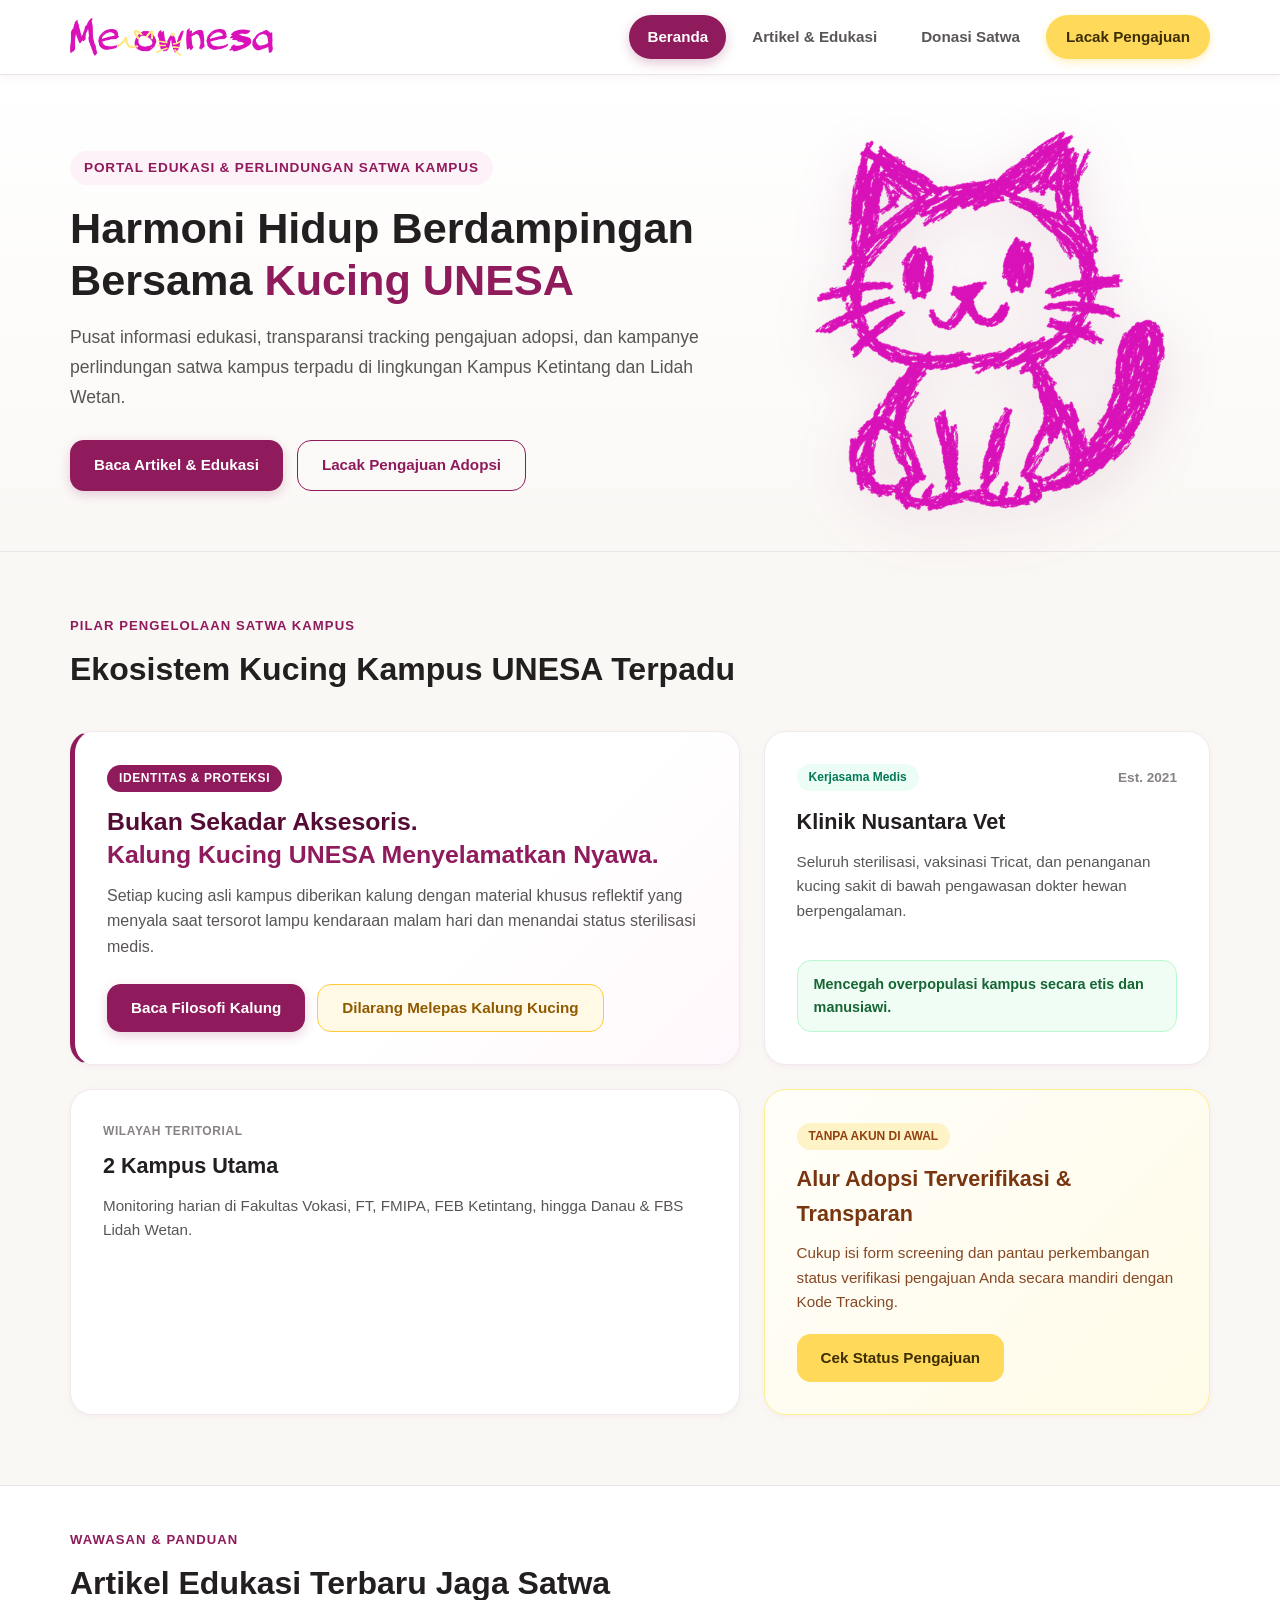
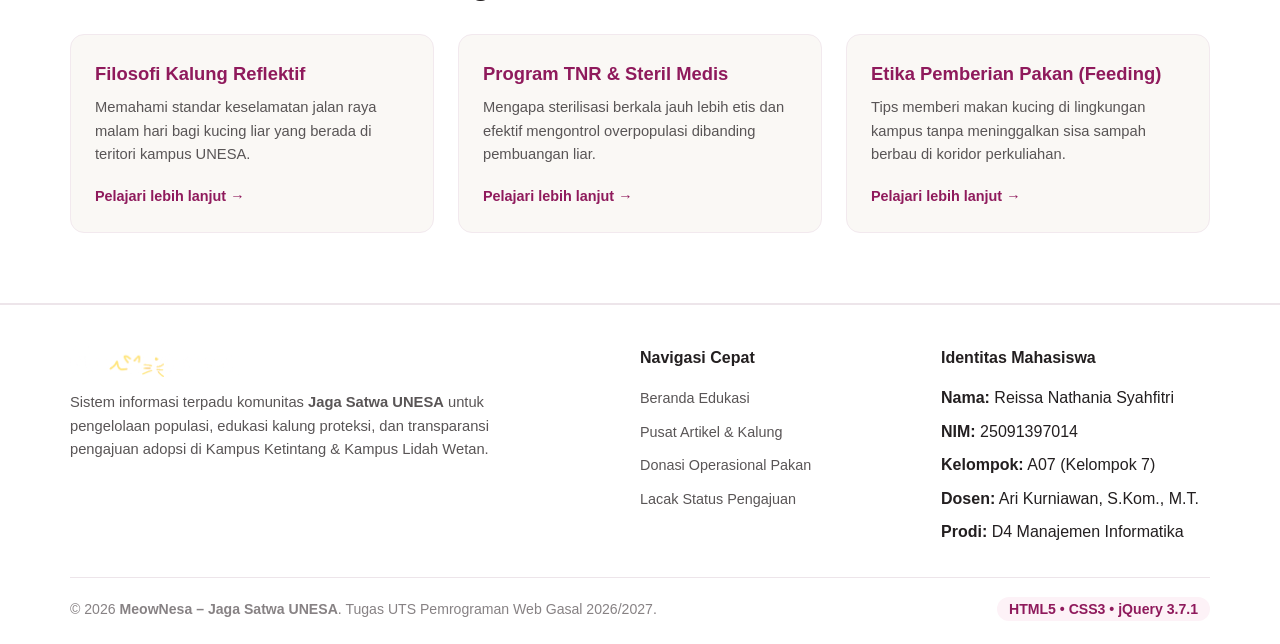
<file: index.html>
<!DOCTYPE html>
<html lang="id">
<head>
  <meta charset="UTF-8">
  <meta name="viewport" content="width=device-width, initial-scale=1.0">
  <meta name="description" content="MeowNesa - Portal Edukasi Satwa Kampus & Lacak Pengajuan Adopsi Jaga Satwa UNESA. Tugas UTS Pemrograman Web 2026/2027.">
  <meta name="author" content="Reissa Nathania Syahfitri - 25091397014">
  <title>MeowNesa – Edukasi &amp; Lacak Pengajuan Adopsi Kucing UNESA</title>
  <link rel="icon" type="image/png" href="img/brand/head.png">
  <link rel="stylesheet" href="css/style.css">
</head>
<body>

  <header class="site-header">
    <div class="container navbar">
      
      <a href="#beranda" class="brand" data-page="beranda" aria-label="MeowNesa">
        <img src="img/brand/wordmark.png" alt="MeowNesa" class="brand-logo" onerror="this.src='brand/wordmark.png'">
      </a>

      <button type="button" class="nav-toggle" id="navToggle" aria-label="Buka Menu Navigasi" aria-expanded="false">
        <span></span>
        <span></span>
        <span></span>
      </button>

      <nav>
        <ul class="nav-menu" id="navMenu">
          <li>
            <a href="#beranda" class="nav-link active" data-page="beranda">Beranda</a>
          </li>
          <li>
            <a href="#artikel" class="nav-link" data-page="artikel">Artikel &amp; Edukasi</a>
          </li>
          <li>
            <a href="#donasi" class="nav-link" data-page="artikel" data-scroll="donasiSection">Donasi Satwa</a>
          </li>
          <li>
            <a href="#lacak" class="nav-link nav-cta" data-page="lacak">Lacak Pengajuan</a>
          </li>
        </ul>
      </nav>

    </div>
  </header>

  <main id="konten">
    <div class="spa-loader">
      <div class="spinner"></div>
      <p>Memuat konten MeowNesa...</p>
    </div>
  </main>

  <footer class="site-footer">
    <div class="container">
      <div class="footer-grid">
        
        <div class="footer-brand">
          <img src="img/brand/wordmark-white.png" alt="MeowNesa" class="footer-logo" onerror="this.src='brand/wordmark-white.png'">
          <p>
            Sistem informasi terpadu komunitas <strong>Jaga Satwa UNESA</strong> untuk pengelolaan populasi, edukasi kalung proteksi, dan transparansi pengajuan adopsi di Kampus Ketintang &amp; Kampus Lidah Wetan.
          </p>
        </div>

        <div class="footer-col">
          <h5>Navigasi Cepat</h5>
          <ul>
            <li><a href="#beranda">Beranda Edukasi</a></li>
            <li><a href="#artikel">Pusat Artikel &amp; Kalung</a></li>
            <li><a href="#donasi">Donasi Operasional Pakan</a></li>
            <li><a href="#lacak">Lacak Status Pengajuan</a></li>
          </ul>
        </div>

        <div class="footer-col">
          <h5>Identitas Mahasiswa</h5>
          <ul>
            <li><strong>Nama:</strong> Reissa Nathania Syahfitri</li>
            <li><strong>NIM:</strong> 25091397014</li>
            <li><strong>Kelompok:</strong> A07 (Kelompok 7)</li>
            <li><strong>Dosen:</strong> Ari Kurniawan, S.Kom., M.T.</li>
            <li><strong>Prodi:</strong> D4 Manajemen Informatika</li>
          </ul>
        </div>

      </div>

      <div class="footer-bottom">
        <div>
          &copy; 2026 <strong>MeowNesa – Jaga Satwa UNESA</strong>. Tugas UTS Pemrograman Web Gasal 2026/2027.
        </div>
        <div>
          <span class="footer-badge">HTML5 &bull; CSS3 &bull; jQuery 3.7.1</span>
        </div>
      </div>
    </div>
  </footer>

  <script src="https://code.jquery.com/jquery-3.7.1.min.js"></script>
  <script src="js/data-artikel.js"></script>
  <script src="js/data-tracking.js"></script>
  <script src="js/pages-beranda.js"></script>
  <script src="js/pages-artikel.js"></script>
  <script src="js/pages-lacak.js"></script>
  <script src="js/artikel.js"></script>
  <script src="js/lacak.js"></script>
  <script src="js/app.js"></script>

</body>
</html>
</file>
<file: css/style.css>
:root {
  --primary: #8f1a5c;
  --primary-dark: #540c35;
  --primary-light: #b8277a;
  --primary-subtle: #fdf2f7;
  --accent: #ffd95a;
  --accent-dark: #e0b422;
  --accent-subtle: #fffbeb;
  --text-main: #231f20;
  --text-muted: #595556;
  --text-light: #878284;
  --bg-page: #faf8f5;
  --bg-surface: #ffffff;
  --border-light: #ede5ea;
  --border-card: #f2e9ee;
  --success: #0d9488;
  --success-bg: #ecfdf5;
  --danger: #e11d48;
  --danger-bg: #fff1f2;
  --warning: #d97706;
  --warning-bg: #fffbeb;
  --shadow-sm: 0 2px 8px rgba(143, 26, 92, 0.05);
  --shadow-md: 0 8px 24px rgba(143, 26, 92, 0.08);
  --shadow-lg: 0 16px 36px rgba(143, 26, 92, 0.12);
  --radius-sm: 8px;
  --radius-md: 14px;
  --radius-lg: 22px;
  --radius-full: 9999px;
  --transition: all 0.25s ease-in-out;
}

*, *::before, *::after {
  box-sizing: border-box;
  margin: 0;
  padding: 0;
}

html {
  font-family: -apple-system, BlinkMacSystemFont, "Segoe UI", Roboto, "Helvetica Neue", Arial, sans-serif;
  color: var(--text-main);
  background-color: var(--bg-page);
  line-height: 1.6;
  scroll-behavior: smooth;
}

body {
  min-height: 100vh;
  display: flex;
  flex-direction: column;
}

img {
  max-width: 100%;
  height: auto;
  display: block;
}

a {
  color: var(--primary);
  text-decoration: none;
  transition: var(--transition);
}

a:hover {
  color: var(--primary-dark);
}

button, input, select, textarea {
  font-family: inherit;
  font-size: 1rem;
}

.container {
  width: 100%;
  max-width: 1180px;
  margin-left: auto;
  margin-right: auto;
  padding-left: 20px;
  padding-right: 20px;
}

.site-header {
  position: sticky;
  top: 0;
  z-index: 100;
  background-color: rgba(255, 255, 255, 0.95);
  backdrop-filter: blur(8px);
  -webkit-backdrop-filter: blur(8px);
  border-bottom: 1px solid var(--border-light);
  box-shadow: var(--shadow-sm);
}

.navbar {
  display: flex;
  align-items: center;
  justify-content: space-between;
  height: 74px;
}

.brand {
  display: flex;
  align-items: center;
}

.brand-logo {
  height: 38px;
  width: auto;
  display: block;
}

.nav-menu {
  display: flex;
  align-items: center;
  list-style: none;
  gap: 8px;
}

.nav-link {
  display: inline-block;
  padding: 10px 18px;
  font-weight: 600;
  font-size: 0.95rem;
  color: var(--text-muted);
  border-radius: var(--radius-full);
  transition: var(--transition);
}

.nav-link:hover {
  color: var(--primary);
  background-color: var(--primary-subtle);
}

.nav-link.active {
  color: #ffffff;
  background-color: var(--primary);
  box-shadow: 0 4px 12px rgba(143, 26, 92, 0.25);
}

.nav-cta {
  background-color: var(--accent);
  color: #3e2e04;
  font-weight: 700;
  padding: 10px 20px;
  border-radius: var(--radius-full);
  display: inline-flex;
  align-items: center;
  gap: 8px;
  box-shadow: 0 3px 10px rgba(255, 217, 90, 0.4);
}

.nav-cta:hover {
  background-color: var(--accent-dark);
  color: #2b1f02;
  transform: translateY(-1px);
}

.nav-toggle {
  display: none;
  background: none;
  border: none;
  cursor: pointer;
  padding: 8px;
  width: 42px;
  height: 42px;
  border-radius: var(--radius-sm);
  position: relative;
}

.nav-toggle span {
  display: block;
  width: 24px;
  height: 2.5px;
  background-color: var(--primary);
  margin: 5px auto;
  border-radius: 2px;
  transition: var(--transition);
}

.nav-toggle.active span:nth-child(1) {
  transform: translateY(7.5px) rotate(45deg);
}
.nav-toggle.active span:nth-child(2) {
  opacity: 0;
}
.nav-toggle.active span:nth-child(3) {
  transform: translateY(-7.5px) rotate(-45deg);
}

#konten {
  flex: 1;
  min-height: calc(100vh - 74px - 140px);
  position: relative;
}

.spa-loader {
  display: flex;
  flex-direction: column;
  align-items: center;
  justify-content: center;
  padding: 80px 20px;
  gap: 16px;
  color: var(--primary);
  font-weight: 600;
}

.spinner {
  width: 44px;
  height: 44px;
  border: 4px solid var(--border-light);
  border-top-color: var(--primary);
  border-radius: 50%;
  animation: spin 0.8s linear infinite;
}

@keyframes spin {
  to { transform: rotate(360deg); }
}

.site-footer {
  background-color: #ffffff;
  border-top: 1px solid var(--border-light);
  padding: 40px 0 24px;
  margin-top: auto;
}

.footer-grid {
  display: grid;
  grid-template-columns: 2fr 1fr 1fr;
  gap: 32px;
  margin-bottom: 32px;
}

.footer-logo {
  height: 32px;
  width: auto;
  display: block;
  margin-bottom: 14px;
}

.footer-brand p {
  color: var(--text-muted);
  font-size: 0.92rem;
  max-width: 420px;
}

.footer-col h5 {
  font-size: 1rem;
  color: var(--text-main);
  margin-bottom: 14px;
}

.footer-col ul {
  list-style: none;
  display: flex;
  flex-direction: column;
  gap: 8px;
}

.footer-col a {
  color: var(--text-muted);
  font-size: 0.9rem;
}

.footer-col a:hover {
  color: var(--primary);
  padding-left: 4px;
}

.footer-bottom {
  border-top: 1px solid var(--border-light);
  padding-top: 20px;
  display: flex;
  justify-content: space-between;
  align-items: center;
  flex-wrap: wrap;
  gap: 12px;
  font-size: 0.88rem;
  color: var(--text-light);
}

.footer-badge {
  background-color: var(--primary-subtle);
  color: var(--primary);
  font-weight: 600;
  padding: 4px 12px;
  border-radius: var(--radius-full);
}

.btn {
  display: inline-flex;
  align-items: center;
  justify-content: center;
  gap: 8px;
  padding: 12px 24px;
  font-weight: 600;
  font-size: 0.95rem;
  border-radius: var(--radius-md);
  border: none;
  cursor: pointer;
  transition: var(--transition);
  text-decoration: none;
}

.btn-primary {
  background-color: var(--primary);
  color: #ffffff;
  box-shadow: 0 4px 12px rgba(143, 26, 92, 0.2);
}

.btn-primary:hover {
  background-color: var(--primary-dark);
  color: #ffffff;
  transform: translateY(-2px);
  box-shadow: 0 6px 16px rgba(143, 26, 92, 0.3);
}

.btn-outline {
  background-color: transparent;
  color: var(--primary);
  border: 1.5px solid var(--primary);
}

.btn-outline:hover {
  background-color: var(--primary-subtle);
  color: var(--primary-dark);
}

.btn-accent {
  background-color: var(--accent);
  color: #3e2e04;
  font-weight: 700;
}

.btn-accent:hover {
  background-color: var(--accent-dark);
  transform: translateY(-2px);
}

.btn-warning-outline {
  background-color: #fff9e6;
  color: #8f5a00;
  border: 1.5px solid #ffcb36;
}

.btn-warning-outline:hover {
  background-color: #fff2b8;
  color: #633e00;
}

.badge {
  display: inline-block;
  padding: 4px 12px;
  font-size: 0.78rem;
  font-weight: 700;
  letter-spacing: 0.04em;
  text-transform: uppercase;
  border-radius: var(--radius-full);
}

.badge-primary {
  background-color: var(--primary-subtle);
  color: var(--primary);
}

.badge-accent {
  background-color: var(--accent-subtle);
  color: #92400e;
}

.hero-section {
  padding: 56px 0 40px;
  background: linear-gradient(180deg, #ffffff 0%, var(--bg-page) 100%);
  border-bottom: 1px solid var(--border-light);
}

.hero-grid {
  display: grid;
  grid-template-columns: 1.2fr 0.8fr;
  align-items: center;
  gap: 40px;
}

.hero-tag {
  display: inline-flex;
  align-items: center;
  gap: 6px;
  font-size: 0.85rem;
  font-weight: 700;
  text-transform: uppercase;
  letter-spacing: 0.06em;
  color: var(--primary);
  background-color: var(--primary-subtle);
  padding: 6px 14px;
  border-radius: var(--radius-full);
  margin-bottom: 18px;
}

.hero-title {
  font-size: 2.7rem;
  font-weight: 800;
  line-height: 1.2;
  color: var(--text-main);
  margin-bottom: 16px;
}

.hero-title span {
  color: var(--primary);
}

.hero-desc {
  font-size: 1.1rem;
  color: var(--text-muted);
  line-height: 1.7;
  margin-bottom: 28px;
}

.hero-actions {
  display: flex;
  gap: 14px;
  flex-wrap: wrap;
}

.hero-image-wrap {
  position: relative;
  text-align: center;
}

.hero-image-wrap img {
  max-height: 380px;
  margin: 0 auto;
  filter: drop-shadow(0 14px 28px rgba(143, 26, 92, 0.15));
}

.pilar-section {
  padding: 60px 0 70px;
}

.section-head {
  margin-bottom: 36px;
}

.section-eyebrow {
  display: inline-flex;
  align-items: center;
  gap: 6px;
  font-size: 0.82rem;
  font-weight: 700;
  text-transform: uppercase;
  letter-spacing: 0.08em;
  color: var(--primary);
  margin-bottom: 8px;
}

.section-title {
  font-size: 2rem;
  font-weight: 800;
  color: var(--text-main);
}

.pilar-grid {
  display: grid;
  grid-template-columns: 1.2fr 0.8fr;
  gap: 24px;
}

.pilar-card {
  background-color: var(--bg-surface);
  border: 1px solid var(--border-card);
  border-radius: var(--radius-lg);
  padding: 32px;
  box-shadow: var(--shadow-sm);
  transition: var(--transition);
  position: relative;
  overflow: hidden;
  display: flex;
  flex-direction: column;
  justify-content: space-between;
}

.pilar-card:hover {
  transform: translateY(-4px);
  box-shadow: var(--shadow-md);
  border-color: #ebd3e2;
}

.card-kalung {
  background: linear-gradient(135deg, #ffffff 60%, #fff7fb 100%);
  border-left: 5px solid var(--primary);
}

.card-kalung .badge-kalung-tag {
  background-color: #8f1a5c;
  color: #ffffff;
  font-size: 0.75rem;
  font-weight: 700;
  letter-spacing: 0.05em;
  padding: 4px 12px;
  border-radius: var(--radius-full);
  display: inline-block;
  margin-bottom: 14px;
}

.card-kalung h3 {
  font-size: 1.55rem;
  font-weight: 800;
  line-height: 1.3;
  color: #540c35;
  margin-bottom: 12px;
}

.card-kalung h3 span {
  color: var(--primary);
}

.card-kalung p {
  color: var(--text-muted);
  font-size: 1rem;
  margin-bottom: 24px;
}

.card-kalung-actions {
  display: flex;
  gap: 12px;
  flex-wrap: wrap;
}

.card-medis {
  background-color: #ffffff;
}

.card-medis-header {
  display: flex;
  justify-content: space-between;
  align-items: center;
  margin-bottom: 14px;
}

.card-medis-header .badge-mitra {
  background-color: #ecfdf5;
  color: #047857;
  font-weight: 700;
  font-size: 0.75rem;
  padding: 4px 12px;
  border-radius: var(--radius-full);
}

.card-medis-header .est-tag {
  font-size: 0.85rem;
  color: var(--text-light);
  font-weight: 600;
}

.card-medis h3 {
  font-size: 1.35rem;
  font-weight: 800;
  margin-bottom: 10px;
  color: var(--text-main);
}

.card-medis p {
  color: var(--text-muted);
  font-size: 0.95rem;
  margin-bottom: 20px;
}

.card-medis-pill {
  background-color: #f0fdf4;
  border: 1px solid #bbf7d0;
  border-radius: var(--radius-md);
  padding: 12px 16px;
  display: flex;
  align-items: center;
  gap: 10px;
  color: #166534;
  font-size: 0.9rem;
  font-weight: 600;
}

.card-wilayah {
  background-color: #ffffff;
}

.card-wilayah .badge-wilayah {
  font-size: 0.75rem;
  font-weight: 700;
  letter-spacing: 0.05em;
  color: var(--text-light);
  margin-bottom: 8px;
}

.card-wilayah h3 {
  font-size: 1.35rem;
  font-weight: 800;
  color: var(--text-main);
  margin-bottom: 10px;
}

.card-wilayah p {
  color: var(--text-muted);
  font-size: 0.95rem;
}

.card-adopsi {
  background: linear-gradient(135deg, #fffef9 0%, #fffbe8 100%);
  border: 1px solid #fef08a;
}

.card-adopsi .badge-alur {
  background-color: #fef3c7;
  color: #92400e;
  font-size: 0.75rem;
  font-weight: 700;
  padding: 4px 12px;
  border-radius: var(--radius-full);
  display: inline-block;
  margin-bottom: 12px;
}

.card-adopsi h3 {
  font-size: 1.35rem;
  font-weight: 800;
  color: #78350f;
  margin-bottom: 10px;
}

.card-adopsi p {
  color: #78350f;
  font-size: 0.95rem;
  opacity: 0.9;
  margin-bottom: 20px;
}

.highlight-section {
  padding: 40px 0 70px;
  background-color: #ffffff;
  border-top: 1px solid var(--border-light);
  border-bottom: 1px solid var(--border-light);
}

.highlight-grid {
  display: grid;
  grid-template-columns: repeat(3, 1fr);
  gap: 24px;
}

.highlight-box {
  background-color: var(--bg-page);
  border-radius: var(--radius-md);
  padding: 24px;
  border: 1px solid var(--border-card);
  transition: var(--transition);
}

.highlight-box:hover {
  transform: translateY(-3px);
  border-color: var(--primary-light);
  box-shadow: var(--shadow-sm);
}

.highlight-box h4 {
  font-size: 1.15rem;
  font-weight: 700;
  color: var(--primary);
  margin-bottom: 8px;
}

.highlight-box p {
  font-size: 0.92rem;
  color: var(--text-muted);
  margin-bottom: 16px;
}

.page-header {
  padding: 48px 0 28px;
  background-color: #ffffff;
  border-bottom: 1px solid var(--border-light);
}

.page-header-title {
  font-size: 2.2rem;
  font-weight: 800;
  color: var(--primary);
  margin-bottom: 8px;
}

.page-header-desc {
  font-size: 1.05rem;
  color: var(--text-muted);
  max-width: 720px;
}

.artikel-toolbar {
  padding: 28px 0 20px;
  display: flex;
  flex-direction: column;
  gap: 18px;
}

.search-box {
  position: relative;
  width: 100%;
}

.search-input {
  width: 100%;
  padding: 14px 20px;
  border: 1.5px solid var(--border-light);
  border-radius: var(--radius-full);
  background-color: #ffffff;
  font-size: 1rem;
  transition: var(--transition);
  outline: none;
}

.search-input:focus {
  border-color: var(--primary);
  box-shadow: 0 0 0 3px rgba(143, 26, 92, 0.12);
}

.category-filters {
  display: flex;
  gap: 8px;
  flex-wrap: wrap;
}

.filter-btn {
  padding: 8px 18px;
  border-radius: var(--radius-full);
  border: 1px solid var(--border-light);
  background-color: #ffffff;
  color: var(--text-muted);
  font-weight: 600;
  font-size: 0.88rem;
  cursor: pointer;
  transition: var(--transition);
}

.filter-btn:hover {
  border-color: var(--primary-light);
  color: var(--primary);
}

.filter-btn.active {
  background-color: var(--primary);
  color: #ffffff;
  border-color: var(--primary);
  box-shadow: 0 3px 10px rgba(143, 26, 92, 0.2);
}

.artikel-grid {
  display: grid;
  grid-template-columns: repeat(3, 1fr);
  gap: 28px;
  padding-bottom: 50px;
}

.artikel-card {
  background-color: #ffffff;
  border-radius: var(--radius-lg);
  border: 1px solid var(--border-card);
  overflow: hidden;
  box-shadow: var(--shadow-sm);
  display: flex;
  flex-direction: column;
  transition: var(--transition);
}

.artikel-card:hover {
  transform: translateY(-5px);
  box-shadow: var(--shadow-md);
  border-color: #e5cde0;
}

.artikel-thumb {
  height: 180px;
  background-color: var(--primary-subtle);
  display: flex;
  align-items: center;
  justify-content: center;
  overflow: hidden;
  position: relative;
}

.artikel-thumb img {
  max-height: 140px;
  transition: transform 0.3s ease;
}

.artikel-card:hover .artikel-thumb img {
  transform: scale(1.08);
}

.artikel-body {
  padding: 24px;
  display: flex;
  flex-direction: column;
  flex: 1;
}

.artikel-category {
  display: inline-block;
  align-self: flex-start;
  font-size: 0.75rem;
  font-weight: 700;
  text-transform: uppercase;
  color: var(--primary);
  background-color: var(--primary-subtle);
  padding: 4px 10px;
  border-radius: var(--radius-full);
  margin-bottom: 12px;
}

.artikel-title {
  font-size: 1.25rem;
  font-weight: 700;
  line-height: 1.35;
  color: var(--text-main);
  margin-bottom: 10px;
}

.artikel-summary {
  font-size: 0.92rem;
  color: var(--text-muted);
  line-height: 1.6;
  margin-bottom: 20px;
  flex: 1;
}

.artikel-meta {
  display: flex;
  justify-content: space-between;
  align-items: center;
  padding-top: 16px;
  border-top: 1px solid var(--border-light);
  font-size: 0.82rem;
  color: var(--text-light);
}

.btn-read-article {
  color: var(--primary);
  font-weight: 700;
  font-size: 0.9rem;
  cursor: pointer;
  background: none;
  border: none;
  padding: 0;
  display: inline-flex;
  align-items: center;
  gap: 4px;
}

.btn-read-article:hover {
  color: var(--primary-dark);
  text-decoration: underline;
}

.modal-overlay {
  display: none;
  position: fixed;
  inset: 0;
  background-color: rgba(0, 0, 0, 0.65);
  backdrop-filter: blur(4px);
  z-index: 1000;
  align-items: center;
  justify-content: center;
  padding: 20px;
}

.modal-card {
  background-color: #ffffff;
  border-radius: var(--radius-lg);
  max-width: 720px;
  width: 100%;
  max-height: 90vh;
  overflow-y: auto;
  box-shadow: var(--shadow-lg);
  animation: modalFadeIn 0.25s ease-out;
  position: relative;
}

@keyframes modalFadeIn {
  from { opacity: 0; transform: translateY(15px); }
  to { opacity: 1; transform: translateY(0); }
}

.modal-header {
  padding: 24px 28px 16px;
  border-bottom: 1px solid var(--border-light);
  display: flex;
  justify-content: space-between;
  align-items: flex-start;
  position: sticky;
  top: 0;
  background-color: #ffffff;
  z-index: 10;
}

.modal-close-btn {
  background: none;
  border: none;
  font-size: 1.5rem;
  color: var(--text-light);
  cursor: pointer;
  line-height: 1;
  padding: 4px 8px;
  border-radius: var(--radius-sm);
}

.modal-close-btn:hover {
  background-color: var(--border-light);
  color: var(--text-main);
}

.modal-body {
  padding: 28px;
}

.modal-content p {
  font-size: 1rem;
  line-height: 1.75;
  color: var(--text-main);
  margin-bottom: 16px;
}

.modal-key-points {
  background-color: var(--primary-subtle);
  border-left: 4px solid var(--primary);
  border-radius: var(--radius-sm);
  padding: 16px 20px;
  margin: 20px 0;
}

.modal-key-points h5 {
  font-size: 0.95rem;
  color: var(--primary);
  margin-bottom: 8px;
}

.modal-key-points ul {
  padding-left: 20px;
  font-size: 0.92rem;
  color: var(--text-main);
}

.modal-key-points li {
  margin-bottom: 6px;
}

.donasi-section {
  padding: 60px 0;
  background-color: #ffffff;
  border-top: 1px solid var(--border-light);
}

.donasi-card {
  background: linear-gradient(135deg, #ffffff 0%, #fffbf8 100%);
  border: 1px solid var(--border-card);
  border-radius: var(--radius-lg);
  padding: 36px;
  box-shadow: var(--shadow-sm);
}

.donasi-grid {
  display: grid;
  grid-template-columns: 1.1fr 0.9fr;
  gap: 36px;
  align-items: center;
}

.simulasi-box {
  background-color: var(--bg-page);
  border: 1px solid var(--border-light);
  border-radius: var(--radius-md);
  padding: 24px;
}

.simulasi-slider-wrap {
  margin: 20px 0;
}

.simulasi-slider {
  width: 100%;
  accent-color: var(--primary);
  height: 8px;
  cursor: pointer;
}

.simulasi-hasil {
  background-color: #ffffff;
  border-radius: var(--radius-sm);
  padding: 16px;
  border-left: 4px solid var(--accent-dark);
  margin-top: 16px;
}

.rekening-box {
  background-color: #ffffff;
  border: 1.5px dashed var(--primary-light);
  border-radius: var(--radius-md);
  padding: 20px;
  margin-top: 20px;
  display: flex;
  justify-content: space-between;
  align-items: center;
  flex-wrap: wrap;
  gap: 12px;
}

.rekening-info h5 {
  font-size: 1.1rem;
  color: var(--primary);
  margin-bottom: 4px;
}

.toast-copy {
  display: none;
  font-size: 0.85rem;
  color: var(--success);
  font-weight: 600;
  margin-top: 6px;
}

.lacak-wrap {
  padding: 50px 0 80px;
}

.lacak-card {
  max-width: 680px;
  margin: 0 auto;
  background-color: #ffffff;
  border: 1px solid var(--border-card);
  border-radius: var(--radius-lg);
  box-shadow: var(--shadow-md);
  padding: 40px;
}

.lacak-header {
  text-align: center;
  margin-bottom: 32px;
}

.lacak-header .badge {
  margin-bottom: 12px;
}

.lacak-header h2 {
  font-size: 1.85rem;
  font-weight: 800;
  color: var(--primary);
  margin-bottom: 8px;
}

.lacak-header p {
  color: var(--text-muted);
  font-size: 0.98rem;
}

.form-group {
  margin-bottom: 22px;
}

.form-label {
  display: block;
  font-weight: 700;
  font-size: 0.92rem;
  color: var(--text-main);
  margin-bottom: 8px;
}

.form-label span.req {
  color: var(--danger);
  margin-left: 2px;
}

.form-control {
  width: 100%;
  padding: 13px 18px;
  font-size: 1rem;
  border: 1.5px solid var(--border-light);
  border-radius: var(--radius-md);
  background-color: #ffffff;
  transition: var(--transition);
  outline: none;
}

.form-control:focus {
  border-color: var(--primary);
  box-shadow: 0 0 0 3.5px rgba(143, 26, 92, 0.12);
}

.form-control.is-valid {
  border-color: var(--success);
  background-color: #f7fee7;
}

.form-control.is-invalid {
  border-color: var(--danger);
  background-color: #fff1f2;
}

.feedback-msg {
  display: none;
  font-size: 0.84rem;
  margin-top: 6px;
  font-weight: 500;
}

.feedback-msg.error {
  color: var(--danger);
  display: block;
}

.feedback-msg.success {
  color: var(--success);
  display: block;
}

.form-helper {
  font-size: 0.82rem;
  color: var(--text-light);
  margin-top: 4px;
}

.btn-submit-lacak {
  width: 100%;
  padding: 14px;
  font-size: 1.05rem;
  margin-top: 10px;
}

#hasilTracking {
  display: none;
  max-width: 680px;
  margin: 32px auto 0;
  background-color: #ffffff;
  border: 1px solid var(--border-card);
  border-radius: var(--radius-lg);
  padding: 36px;
  box-shadow: var(--shadow-md);
  animation: modalFadeIn 0.3s ease;
}

.ticket-header {
  display: flex;
  justify-content: space-between;
  align-items: flex-start;
  padding-bottom: 20px;
  border-bottom: 1px solid var(--border-light);
  margin-bottom: 24px;
  flex-wrap: wrap;
  gap: 12px;
}

.ticket-id h4 {
  font-size: 1.3rem;
  color: var(--primary);
}

.ticket-id span {
  font-size: 0.85rem;
  color: var(--text-light);
}

.status-badge-lg {
  padding: 6px 16px;
  border-radius: var(--radius-full);
  font-size: 0.85rem;
  font-weight: 700;
}

.status-selesai {
  background-color: #ecfdf5;
  color: #047857;
  border: 1px solid #a7f3d0;
}

.status-proses {
  background-color: #fffbeb;
  color: #b45309;
  border: 1px solid #fde68a;
}

.timeline-stepper {
  display: flex;
  flex-direction: column;
  gap: 20px;
  position: relative;
  margin: 28px 0;
  padding-left: 28px;
}

.timeline-stepper::before {
  content: "";
  position: absolute;
  left: 11px;
  top: 10px;
  bottom: 10px;
  width: 2px;
  background-color: var(--border-light);
}

.step-item {
  position: relative;
}

.step-node {
  position: absolute;
  left: -28px;
  top: 2px;
  width: 24px;
  height: 24px;
  border-radius: 50%;
  background-color: #ffffff;
  border: 2px solid var(--border-light);
  display: flex;
  align-items: center;
  justify-content: center;
  font-size: 0.75rem;
  font-weight: 700;
  color: var(--text-light);
  z-index: 2;
}

.step-item.completed .step-node {
  background-color: var(--success);
  border-color: var(--success);
  color: #ffffff;
}

.step-item.active .step-node {
  background-color: var(--accent);
  border-color: var(--accent-dark);
  color: #3e2e04;
  box-shadow: 0 0 0 4px rgba(255, 217, 90, 0.3);
}

.step-content h5 {
  font-size: 0.98rem;
  color: var(--text-main);
  margin-bottom: 2px;
}

.step-content .step-date {
  font-size: 0.78rem;
  color: var(--text-light);
  margin-bottom: 4px;
}

.step-content p {
  font-size: 0.88rem;
  color: var(--text-muted);
}

.admin-note-box {
  background-color: var(--primary-subtle);
  border-left: 4px solid var(--primary);
  border-radius: var(--radius-sm);
  padding: 16px 20px;
  margin-top: 24px;
}

.admin-note-box h5 {
  font-size: 0.92rem;
  color: var(--primary);
  margin-bottom: 4px;
}

.admin-note-box p {
  font-size: 0.9rem;
  color: var(--text-main);
}

.sample-tickets-helper {
  background-color: #f8fafc;
  border: 1px dashed #cbd5e1;
  border-radius: var(--radius-md);
  padding: 16px 20px;
  margin-top: 24px;
  font-size: 0.86rem;
  color: var(--text-muted);
}

.sample-ticket-pill {
  display: inline-block;
  background-color: #ffffff;
  border: 1px solid #cbd5e1;
  padding: 2px 8px;
  border-radius: var(--radius-sm);
  font-family: monospace;
  font-weight: 600;
  color: var(--primary);
  cursor: pointer;
  margin: 3px 2px;
}

.sample-ticket-pill:hover {
  background-color: var(--primary-subtle);
  border-color: var(--primary);
}

@media (max-width: 992px) {
  .hero-grid {
    grid-template-columns: 1fr;
    text-align: center;
    gap: 32px;
  }

  .hero-actions {
    justify-content: center;
  }

  .pilar-grid {
    grid-template-columns: 1fr;
  }

  .highlight-grid {
    grid-template-columns: 1fr;
  }

  .artikel-grid {
    grid-template-columns: repeat(2, 1fr);
  }

  .donasi-grid {
    grid-template-columns: 1fr;
  }

  .footer-grid {
    grid-template-columns: 1fr;
    gap: 24px;
  }
}

@media (max-width: 768px) {
  .nav-toggle {
    display: block;
  }

  .nav-menu {
    position: absolute;
    top: 74px;
    left: 0;
    right: 0;
    background-color: #ffffff;
    flex-direction: column;
    padding: 20px;
    border-bottom: 1px solid var(--border-light);
    box-shadow: var(--shadow-md);
    transform: translateY(-150%);
    opacity: 0;
    pointer-events: none;
    transition: var(--transition);
  }

  .nav-menu.active {
    transform: translateY(0);
    opacity: 1;
    pointer-events: auto;
  }

  .nav-menu li {
    width: 100%;
    text-align: center;
  }

  .nav-link {
    width: 100%;
    padding: 12px;
  }

  .hero-title {
    font-size: 2.1rem;
  }

  .artikel-grid {
    grid-template-columns: 1fr;
  }

  .lacak-card, #hasilTracking {
    padding: 24px 20px;
  }

  .footer-bottom {
    flex-direction: column;
    text-align: center;
  }
}

@media (max-width: 480px) {
  .hero-title {
    font-size: 1.8rem;
  }

  .card-kalung-actions {
    flex-direction: column;
  }

  .card-kalung-actions .btn {
    width: 100%;
  }
}
</file>
